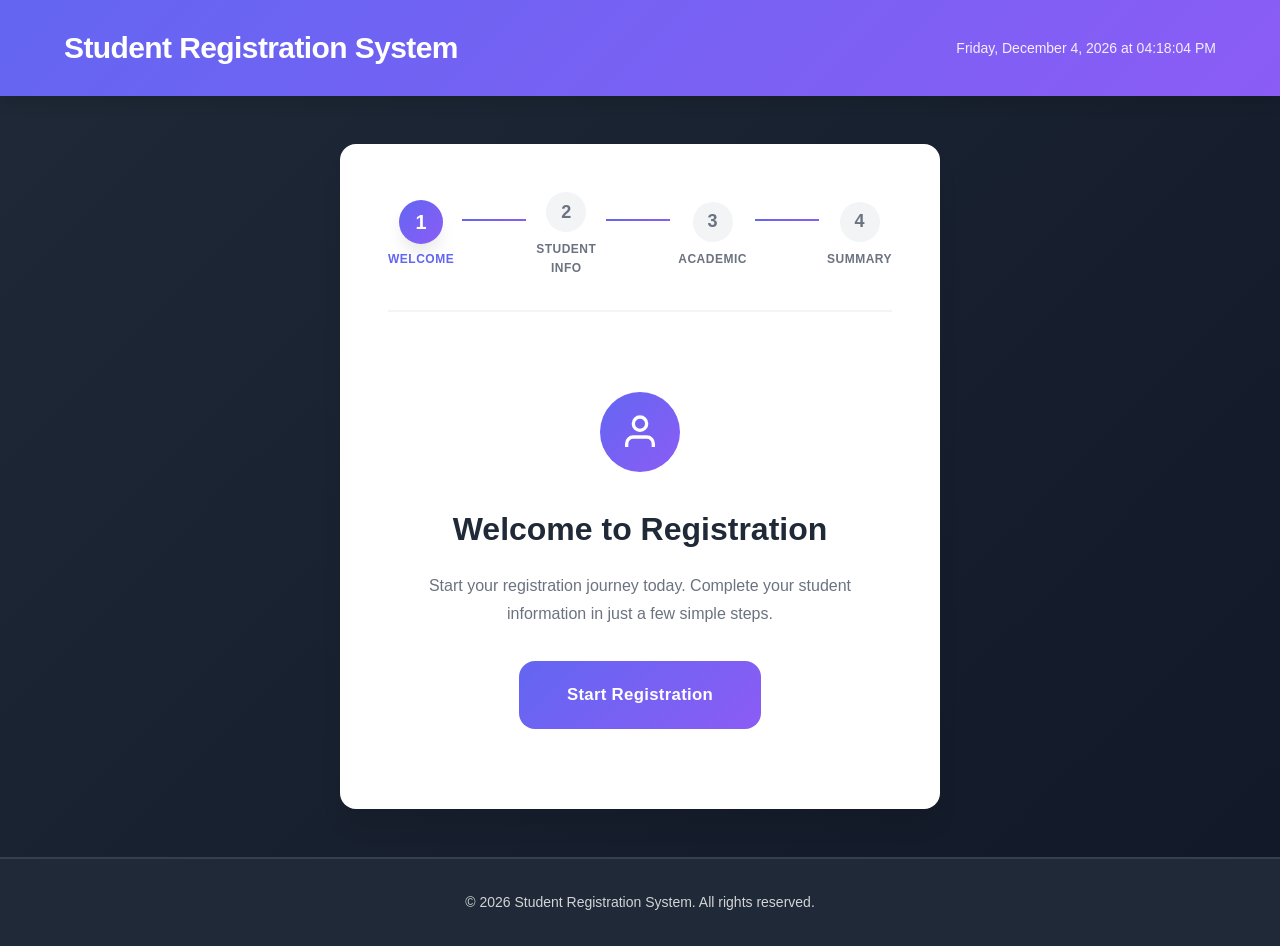
<file: index.html>
<!DOCTYPE html>
<html lang="en">
<head>
    <meta charset="UTF-8">
    <meta name="viewport" content="width=device-width, initial-scale=1.0">
    <title>Student Registration System - Welcome</title>
    <link rel="stylesheet" href="style.css">
</head>
<body>
    <!-- Header with Date and Time -->
    <header class="header">
        <div class="header-container">
            <h1 class="header-title">Student Registration System</h1>
            <div class="date-time" id="dateTime"></div>
        </div>
    </header>

    <!-- Main Content -->
    <main class="main-container">
        <div class="welcome-card">
            <!-- Progress Indicator -->
            <div class="progress-container">
                <div class="progress-step active">
                    <div class="step-number">1</div>
                    <div class="step-label">Welcome</div>
                </div>
                <div class="progress-line"></div>
                <div class="progress-step">
                    <div class="step-number">2</div>
                    <div class="step-label">Student Info</div>
                </div>
                <div class="progress-line"></div>
                <div class="progress-step">
                    <div class="step-number">3</div>
                    <div class="step-label">Academic</div>
                </div>
                <div class="progress-line"></div>
                <div class="progress-step">
                    <div class="step-number">4</div>
                    <div class="step-label">Summary</div>
                </div>
            </div>

            <!-- Welcome Content -->
            <div class="welcome-content">
                <div class="welcome-icon">
                    <svg xmlns="http://www.w3.org/2000/svg" viewBox="0 0 24 24" fill="none" stroke="currentColor" stroke-width="2">
                        <path d="M20 21v-2a4 4 0 0 0-4-4H8a4 4 0 0 0-4 4v2"></path>
                        <circle cx="12" cy="7" r="4"></circle>
                    </svg>
                </div>
                <h2>Welcome to Registration</h2>
                <p>Start your registration journey today. Complete your student information in just a few simple steps.</p>
                <button class="btn btn-primary btn-large" onclick="startRegistration()">Start Registration</button>
            </div>
        </div>
    </main>

    <!-- Footer -->
    <footer class="footer">
        <p>&copy; 2026 Student Registration System. All rights reserved.</p>
    </footer>

    <script src="script.js"></script>
    <script>
        // Display current date and time
        function updateDateTime() {
            const now = new Date();
            const options = { 
                weekday: 'long', 
                year: 'numeric', 
                month: 'long', 
                day: 'numeric',
                hour: '2-digit',
                minute: '2-digit',
                second: '2-digit'
            };
            document.getElementById('dateTime').textContent = now.toLocaleDateString('en-US', options);
        }

        // Start registration
        function startRegistration() {
            window.location.href = 'student.html';
        }

        // Initialize
        document.addEventListener('DOMContentLoaded', updateDateTime);
        setInterval(updateDateTime, 1000);
    </script>
</body>
</html>
</file>
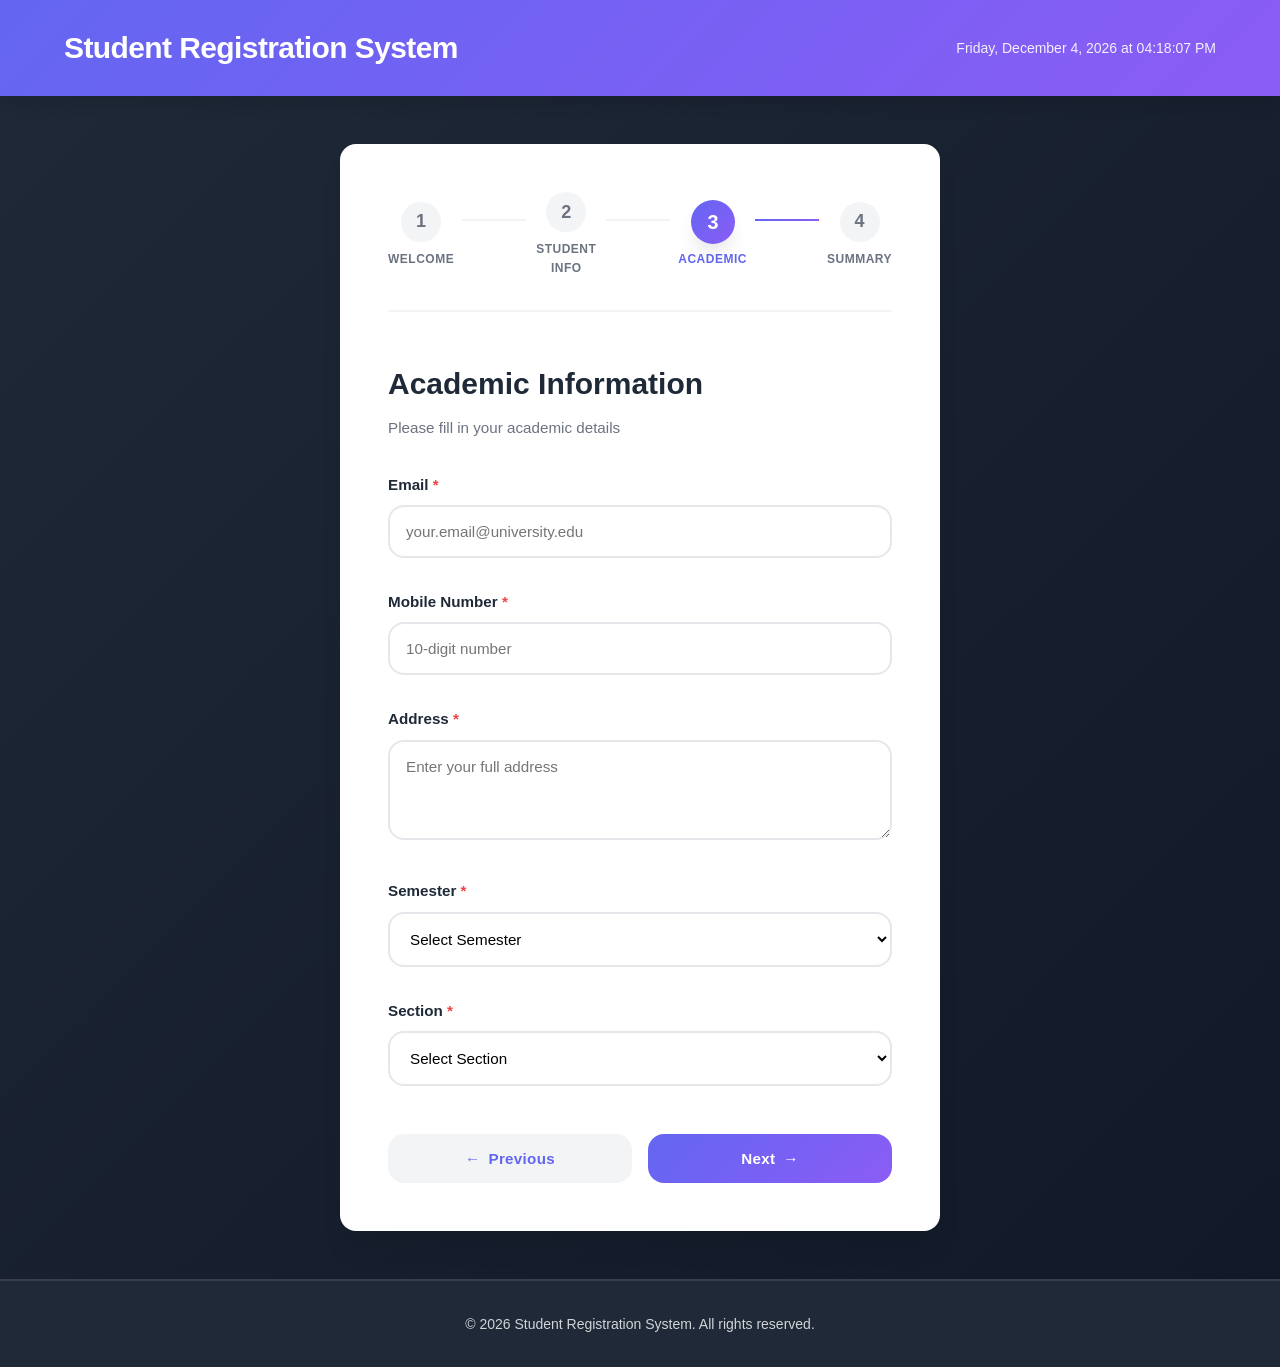
<file: academic.html>
<!DOCTYPE html>
<html lang="en">
<head>
    <meta charset="UTF-8">
    <meta name="viewport" content="width=device-width, initial-scale=1.0">
    <title>Student Registration - Academic Info</title>
    <link rel="stylesheet" href="style.css">
</head>
<body>
    <!-- Header with Date and Time -->
    <header class="header">
        <div class="header-container">
            <h1 class="header-title">Student Registration System</h1>
            <div class="date-time" id="dateTime"></div>
        </div>
    </header>

    <!-- Main Content -->
    <main class="main-container">
        <div class="form-card">
            <!-- Progress Indicator -->
            <div class="progress-container">
                <div class="progress-step">
                    <div class="step-number">1</div>
                    <div class="step-label">Welcome</div>
                </div>
                <div class="progress-line"></div>
                <div class="progress-step">
                    <div class="step-number">2</div>
                    <div class="step-label">Student Info</div>
                </div>
                <div class="progress-line"></div>
                <div class="progress-step active">
                    <div class="step-number">3</div>
                    <div class="step-label">Academic</div>
                </div>
                <div class="progress-line"></div>
                <div class="progress-step">
                    <div class="step-number">4</div>
                    <div class="step-label">Summary</div>
                </div>
            </div>

            <!-- Form Content -->
            <div class="form-content">
                <h2>Academic Information</h2>
                <p class="form-subtitle">Please fill in your academic details</p>

                <form id="academicForm" name="academicForm">
                    <!-- Email -->
                    <div class="form-group">
                        <label for="email" class="form-label">Email <span class="required">*</span></label>
                        <input 
                            type="email" 
                            id="email" 
                            name="email" 
                            class="form-control" 
                            placeholder="your.email@university.edu" 
                            required
                        >
                        <span class="error-message" id="emailError"></span>
                    </div>

                    <!-- Mobile Number -->
                    <div class="form-group">
                        <label for="mobile" class="form-label">Mobile Number <span class="required">*</span></label>
                        <input 
                            type="tel" 
                            id="mobile" 
                            name="mobile" 
                            class="form-control" 
                            placeholder="10-digit number" 
                            required
                        >
                        <span class="error-message" id="mobileError"></span>
                    </div>

                    <!-- Address -->
                    <div class="form-group">
                        <label for="address" class="form-label">Address <span class="required">*</span></label>
                        <textarea 
                            id="address" 
                            name="address" 
                            class="form-control form-textarea" 
                            placeholder="Enter your full address" 
                            rows="3" 
                            required
                        ></textarea>
                        <span class="error-message" id="addressError"></span>
                    </div>

                    <!-- Semester -->
                    <div class="form-group">
                        <label for="semester" class="form-label">Semester <span class="required">*</span></label>
                        <select id="semester" name="semester" class="form-control" required>
                            <option value="">Select Semester</option>
                            <option value="1">1st Semester</option>
                            <option value="2">2nd Semester</option>
                            <option value="3">3rd Semester</option>
                            <option value="4">4th Semester</option>
                            <option value="5">5th Semester</option>
                            <option value="6">6th Semester</option>
                            <option value="7">7th Semester</option>
                            <option value="8">8th Semester</option>
                        </select>
                        <span class="error-message" id="semesterError"></span>
                    </div>

                    <!-- Section -->
                    <div class="form-group">
                        <label for="section" class="form-label">Section <span class="required">*</span></label>
                        <select id="section" name="section" class="form-control" required>
                            <option value="">Select Section</option>
                            <option value="A">Section A</option>
                            <option value="B">Section B</option>
                            <option value="C">Section C</option>
                            <option value="D">Section D</option>
                        </select>
                        <span class="error-message" id="sectionError"></span>
                    </div>

                    <!-- Form Navigation -->
                    <div class="form-actions">
                        <button type="button" class="btn btn-secondary" onclick="goToPrevious()">
                            <span>&larr;</span> Previous
                        </button>
                        <button type="button" class="btn btn-primary" onclick="validateAndProceed()">
                            Next <span>&rarr;</span>
                        </button>
                    </div>
                </form>
            </div>
        </div>
    </main>

    <!-- Footer -->
    <footer class="footer">
        <p>&copy; 2026 Student Registration System. All rights reserved.</p>
    </footer>

    <script src="script.js"></script>
    <script>
        // Display current date and time
        function updateDateTime() {
            const now = new Date();
            const options = { 
                weekday: 'long', 
                year: 'numeric', 
                month: 'long', 
                day: 'numeric',
                hour: '2-digit',
                minute: '2-digit',
                second: '2-digit'
            };
            document.getElementById('dateTime').textContent = now.toLocaleDateString('en-US', options);
        }

        // Load saved data on page load
        function loadAcademicData() {
            const email = getCookie('email');
            const mobile = getCookie('mobile');
            const address = getCookie('address');
            const semester = getCookie('semester');
            const section = getCookie('section');

            if (email) document.getElementById('email').value = email;
            if (mobile) document.getElementById('mobile').value = mobile;
            if (address) document.getElementById('address').value = address;
            if (semester) document.getElementById('semester').value = semester;
            if (section) document.getElementById('section').value = section;
        }

        // Validate email
        function validateEmail(email) {
            const emailRegex = /^[^\s@]+@[^\s@]+\.[^\s@]+$/;
            return emailRegex.test(email);
        }

        // Validate academic form
        function validateAcademicForm() {
            // Clear previous errors
            clearErrors();

            const email = document.getElementById('email').value.trim();
            const mobile = document.getElementById('mobile').value.trim();
            const address = document.getElementById('address').value.trim();
            const semester = document.getElementById('semester').value.trim();
            const section = document.getElementById('section').value.trim();

            let isValid = true;

            // Validate Email
            if (!email) {
                showError('emailError', 'Email is required');
                isValid = false;
            } else if (!validateEmail(email)) {
                showError('emailError', 'Please enter a valid email address');
                isValid = false;
            }

            // Validate Mobile Number (exactly 10 digits)
            if (!mobile) {
                showError('mobileError', 'Mobile number is required');
                isValid = false;
            } else if (!/^\d{10}$/.test(mobile)) {
                showError('mobileError', 'Mobile number must contain exactly 10 digits');
                isValid = false;
            }

            // Validate Address
            if (!address) {
                showError('addressError', 'Address is required');
                isValid = false;
            }

            // Validate Semester
            if (!semester) {
                showError('semesterError', 'Please select a semester');
                isValid = false;
            }

            // Validate Section
            if (!section) {
                showError('sectionError', 'Please select a section');
                isValid = false;
            }

            return isValid;
        }

        // Validate and proceed to summary
        function validateAndProceed() {
            if (validateAcademicForm()) {
                // Save data to cookies
                setCookie('email', document.getElementById('email').value, 7);
                setCookie('mobile', document.getElementById('mobile').value, 7);
                setCookie('address', document.getElementById('address').value, 7);
                setCookie('semester', document.getElementById('semester').value, 7);
                setCookie('section', document.getElementById('section').value, 7);

                // Navigate to summary page
                window.location.href = 'summary.html';
            }
        }

        // Go to previous page
        function goToPrevious() {
            // Save data before going back
            setCookie('email', document.getElementById('email').value, 7);
            setCookie('mobile', document.getElementById('mobile').value, 7);
            setCookie('address', document.getElementById('address').value, 7);
            setCookie('semester', document.getElementById('semester').value, 7);
            setCookie('section', document.getElementById('section').value, 7);
            window.location.href = 'student.html';
        }

        // Clear error messages
        function clearErrors() {
            document.getElementById('emailError').textContent = '';
            document.getElementById('mobileError').textContent = '';
            document.getElementById('addressError').textContent = '';
            document.getElementById('semesterError').textContent = '';
            document.getElementById('sectionError').textContent = '';
        }

        // Show error message
        function showError(elementId, message) {
            document.getElementById(elementId).textContent = message;
        }

        // Initialize
        document.addEventListener('DOMContentLoaded', function() {
            updateDateTime();
            loadAcademicData();
        });
        setInterval(updateDateTime, 1000);
    </script>
</body>
</html>
</file>
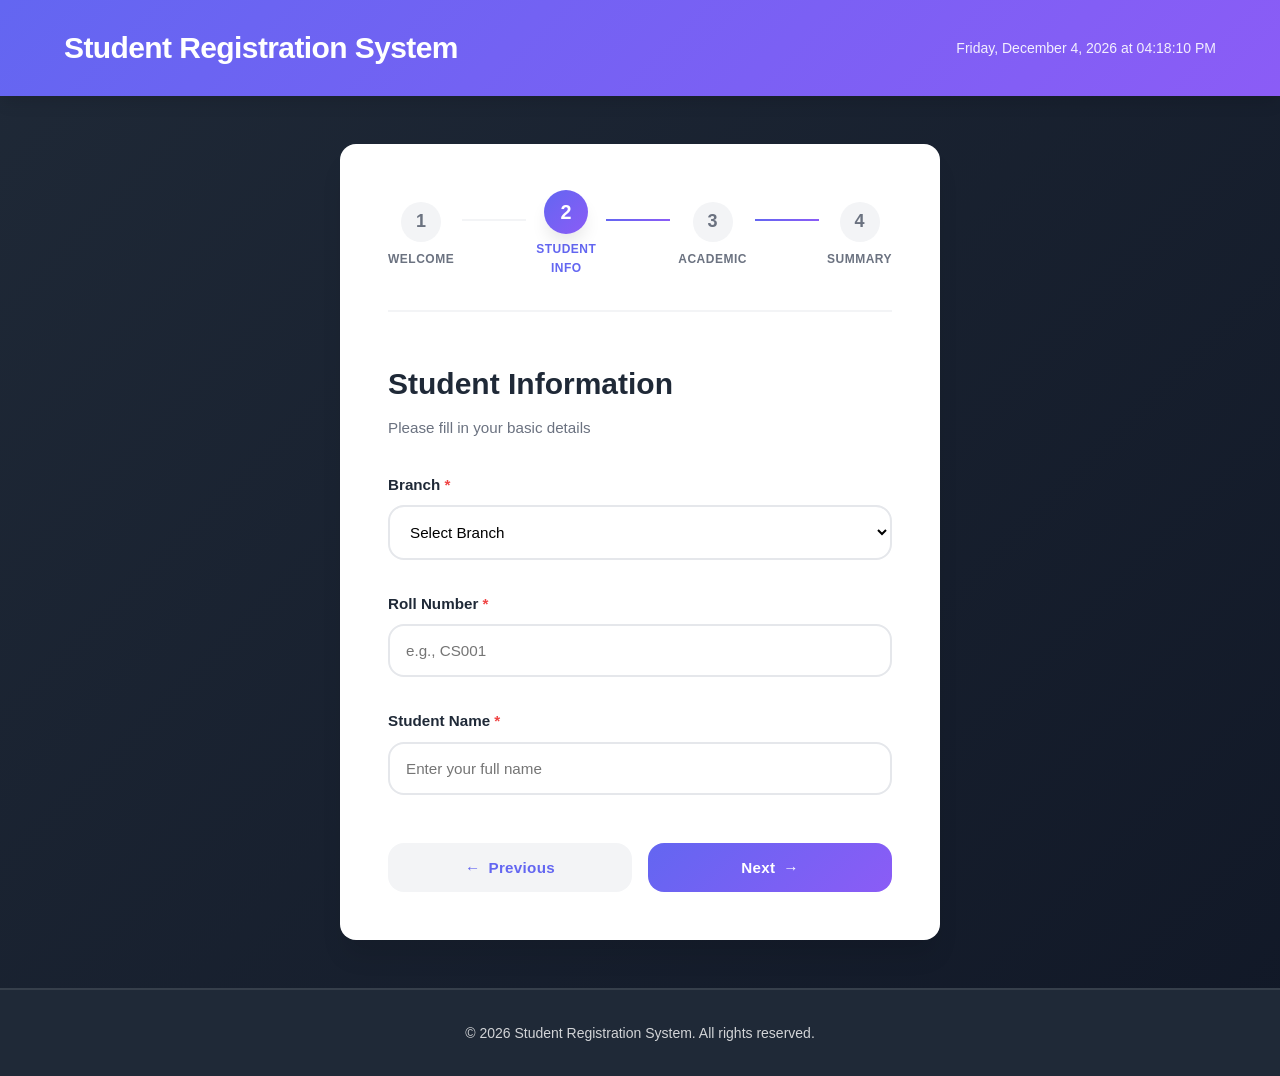
<file: student.html>
<!DOCTYPE html>
<html lang="en">
<head>
    <meta charset="UTF-8">
    <meta name="viewport" content="width=device-width, initial-scale=1.0">
    <title>Student Registration - Student Info</title>
    <link rel="stylesheet" href="style.css">
</head>
<body>
    <!-- Header with Date and Time -->
    <header class="header">
        <div class="header-container">
            <h1 class="header-title">Student Registration System</h1>
            <div class="date-time" id="dateTime"></div>
        </div>
    </header>

    <!-- Main Content -->
    <main class="main-container">
        <div class="form-card">
            <!-- Progress Indicator -->
            <div class="progress-container">
                <div class="progress-step">
                    <div class="step-number">1</div>
                    <div class="step-label">Welcome</div>
                </div>
                <div class="progress-line"></div>
                <div class="progress-step active">
                    <div class="step-number">2</div>
                    <div class="step-label">Student Info</div>
                </div>
                <div class="progress-line"></div>
                <div class="progress-step">
                    <div class="step-number">3</div>
                    <div class="step-label">Academic</div>
                </div>
                <div class="progress-line"></div>
                <div class="progress-step">
                    <div class="step-number">4</div>
                    <div class="step-label">Summary</div>
                </div>
            </div>

            <!-- Form Content -->
            <div class="form-content">
                <h2>Student Information</h2>
                <p class="form-subtitle">Please fill in your basic details</p>

                <form id="studentForm" name="studentForm">
                    <!-- Branch -->
                    <div class="form-group">
                        <label for="branch" class="form-label">Branch <span class="required">*</span></label>
                        <select id="branch" name="branch" class="form-control" required>
                            <option value="">Select Branch</option>
                            <option value="CSE">Computer Science & Engineering</option>
                            <option value="ECE">Electronics & Communication</option>
                            <option value="ME">Mechanical Engineering</option>
                            <option value="CE">Civil Engineering</option>
                            <option value="EE">Electrical Engineering</option>
                        </select>
                        <span class="error-message" id="branchError"></span>
                    </div>

                    <!-- Roll Number -->
                    <div class="form-group">
                        <label for="rollNumber" class="form-label">Roll Number <span class="required">*</span></label>
                        <input 
                            type="text" 
                            id="rollNumber" 
                            name="rollNumber" 
                            class="form-control" 
                            placeholder="e.g., CS001" 
                            required
                        >
                        <span class="error-message" id="rollNumberError"></span>
                    </div>

                    <!-- Student Name -->
                    <div class="form-group">
                        <label for="studentName" class="form-label">Student Name <span class="required">*</span></label>
                        <input 
                            type="text" 
                            id="studentName" 
                            name="studentName" 
                            class="form-control" 
                            placeholder="Enter your full name" 
                            required
                        >
                        <span class="error-message" id="studentNameError"></span>
                    </div>

                    <!-- Form Navigation -->
                    <div class="form-actions">
                        <button type="button" class="btn btn-secondary" onclick="goToPrevious()">
                            <span>&larr;</span> Previous
                        </button>
                        <button type="button" class="btn btn-primary" onclick="validateAndProceed()">
                            Next <span>&rarr;</span>
                        </button>
                    </div>
                </form>
            </div>
        </div>
    </main>

    <!-- Footer -->
    <footer class="footer">
        <p>&copy; 2026 Student Registration System. All rights reserved.</p>
    </footer>

    <script src="script.js"></script>
    <script>
        // Display current date and time
        function updateDateTime() {
            const now = new Date();
            const options = { 
                weekday: 'long', 
                year: 'numeric', 
                month: 'long', 
                day: 'numeric',
                hour: '2-digit',
                minute: '2-digit',
                second: '2-digit'
            };
            document.getElementById('dateTime').textContent = now.toLocaleDateString('en-US', options);
        }

        // Load saved data on page load
        function loadStudentData() {
            const branch = getCookie('branch');
            const rollNumber = getCookie('rollNumber');
            const studentName = getCookie('studentName');

            if (branch) document.getElementById('branch').value = branch;
            if (rollNumber) document.getElementById('rollNumber').value = rollNumber;
            if (studentName) document.getElementById('studentName').value = studentName;
        }

        // Validate student form
        function validateStudentForm() {
            // Clear previous errors
            clearErrors();

            const branch = document.getElementById('branch').value.trim();
            const rollNumber = document.getElementById('rollNumber').value.trim();
            const studentName = document.getElementById('studentName').value.trim();

            let isValid = true;

            // Validate Branch
            if (!branch) {
                showError('branchError', 'Please select a branch');
                isValid = false;
            }

            // Validate Roll Number (alphanumeric only)
            if (!rollNumber) {
                showError('rollNumberError', 'Roll number is required');
                isValid = false;
            } else if (!/^[a-zA-Z0-9]+$/.test(rollNumber)) {
                showError('rollNumberError', 'Roll number must be alphanumeric');
                isValid = false;
            }

            // Validate Student Name (letters and spaces only)
            if (!studentName) {
                showError('studentNameError', 'Student name is required');
                isValid = false;
            } else if (!/^[a-zA-Z\s]+$/.test(studentName)) {
                showError('studentNameError', 'Student name should contain only letters and spaces');
                isValid = false;
            }

            return isValid;
        }

        // Validate and proceed to next page
        function validateAndProceed() {
            if (validateStudentForm()) {
                // Save data to cookies
                setCookie('branch', document.getElementById('branch').value, 7);
                setCookie('rollNumber', document.getElementById('rollNumber').value, 7);
                setCookie('studentName', document.getElementById('studentName').value, 7);

                // Navigate to next page
                window.location.href = 'academic.html';
            }
        }

        // Go to previous page
        function goToPrevious() {
            // Save data before going back
            setCookie('branch', document.getElementById('branch').value, 7);
            setCookie('rollNumber', document.getElementById('rollNumber').value, 7);
            setCookie('studentName', document.getElementById('studentName').value, 7);
            window.location.href = 'index.html';
        }

        // Clear error messages
        function clearErrors() {
            document.getElementById('branchError').textContent = '';
            document.getElementById('rollNumberError').textContent = '';
            document.getElementById('studentNameError').textContent = '';
        }

        // Show error message
        function showError(elementId, message) {
            document.getElementById(elementId).textContent = message;
        }

        // Initialize
        document.addEventListener('DOMContentLoaded', function() {
            updateDateTime();
            loadStudentData();
        });
        setInterval(updateDateTime, 1000);
    </script>
</body>
</html>
</file>
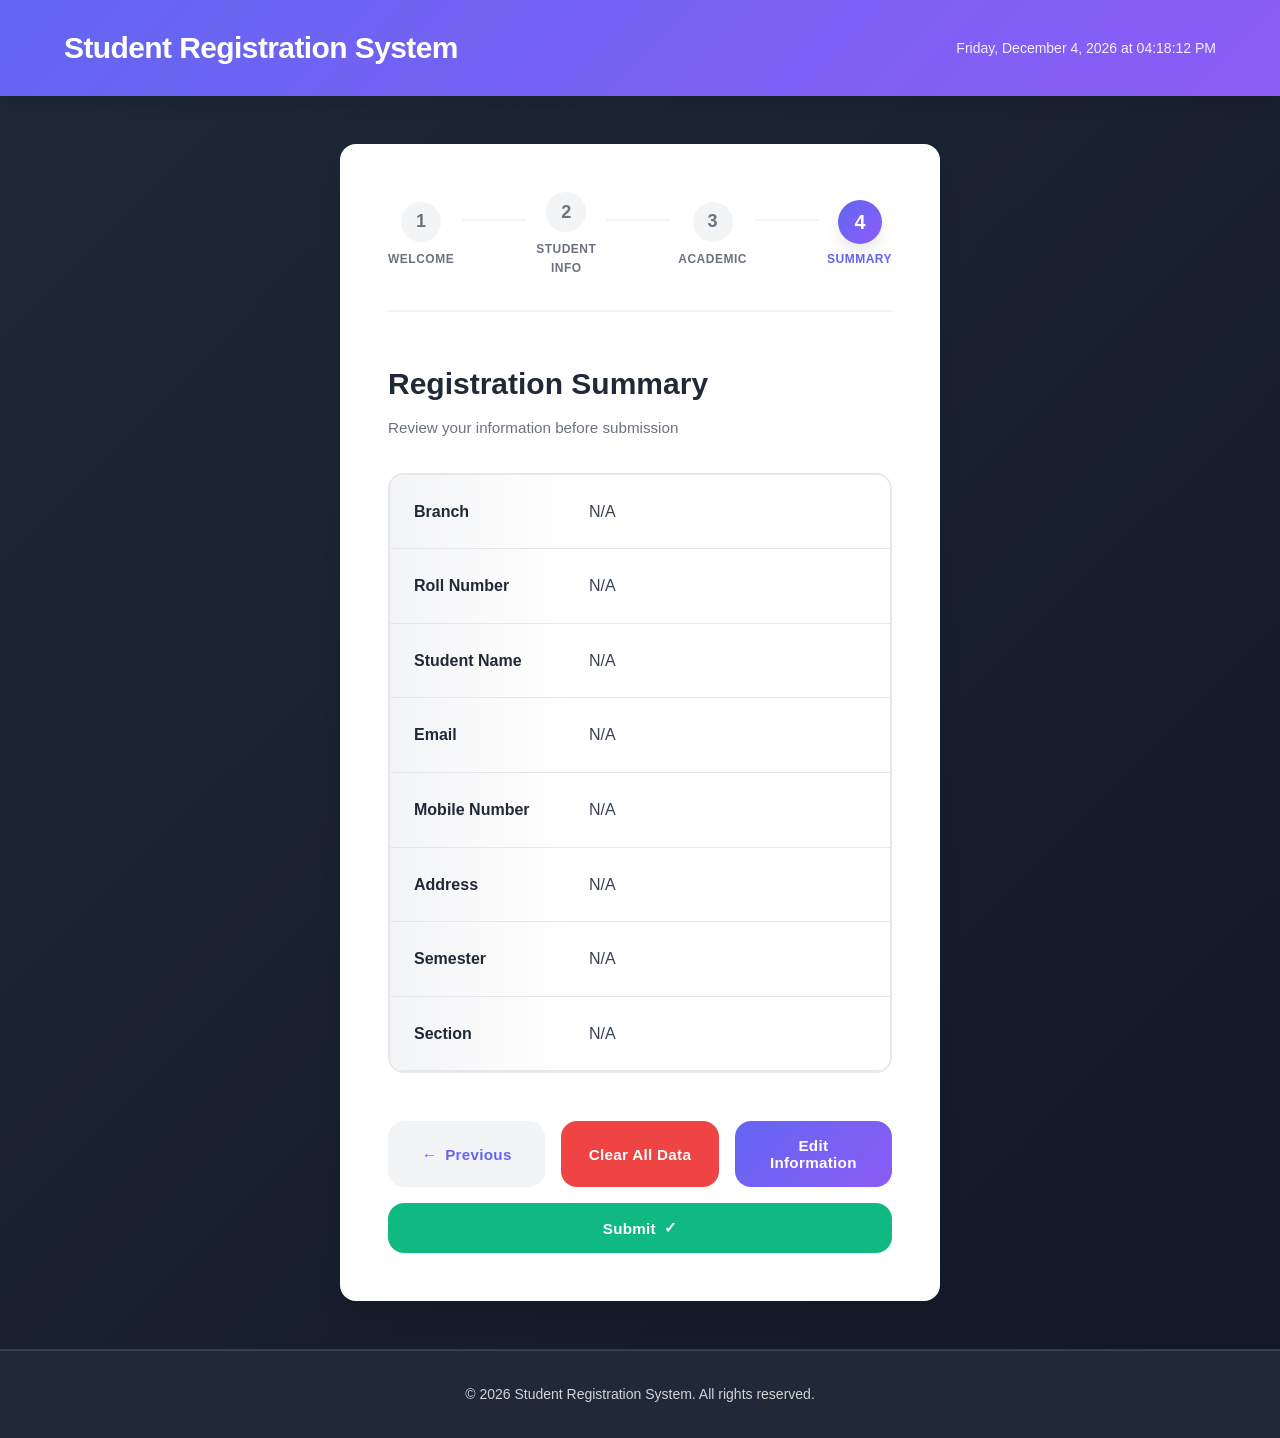
<file: summary.html>
<!DOCTYPE html>
<html lang="en">
<head>
    <meta charset="UTF-8">
    <meta name="viewport" content="width=device-width, initial-scale=1.0">
    <title>Student Registration - Summary</title>
    <link rel="stylesheet" href="style.css">
</head>
<body>
    <!-- Header with Date and Time -->
    <header class="header">
        <div class="header-container">
            <h1 class="header-title">Student Registration System</h1>
            <div class="date-time" id="dateTime"></div>
        </div>
    </header>

    <!-- Main Content -->
    <main class="main-container">
        <div class="form-card">
            <!-- Progress Indicator -->
            <div class="progress-container">
                <div class="progress-step">
                    <div class="step-number">1</div>
                    <div class="step-label">Welcome</div>
                </div>
                <div class="progress-line"></div>
                <div class="progress-step">
                    <div class="step-number">2</div>
                    <div class="step-label">Student Info</div>
                </div>
                <div class="progress-line"></div>
                <div class="progress-step">
                    <div class="step-number">3</div>
                    <div class="step-label">Academic</div>
                </div>
                <div class="progress-line"></div>
                <div class="progress-step active">
                    <div class="step-number">4</div>
                    <div class="step-label">Summary</div>
                </div>
            </div>

            <!-- Summary Content -->
            <div class="form-content">
                <h2>Registration Summary</h2>
                <p class="form-subtitle">Review your information before submission</p>

                <!-- Summary Table -->
                <div class="summary-table-wrapper">
                    <table class="summary-table">
                        <tbody id="summaryTableBody">
                            <!-- Dynamically populated -->
                        </tbody>
                    </table>
                </div>

                <!-- Success Message (Hidden by default) -->
                <div id="successMessage" class="success-message" style="display: none;">
                    <h3>✓ Registration Successful!</h3>
                    <p>Your registration has been submitted successfully.</p>
                    <button class="btn btn-secondary" onclick="goHome()">Go to Home</button>
                </div>

                <!-- Form Actions -->
                <div class="form-actions" id="formActions">
                    <button type="button" class="btn btn-secondary" onclick="goToPrevious()">
                        <span>&larr;</span> Previous
                    </button>
                    <button type="button" class="btn btn-danger" onclick="clearAllData()">
                        Clear All Data
                    </button>
                    <button type="button" class="btn btn-primary" onclick="editInfo()">
                        Edit Information
                    </button>
                    <button type="button" class="btn btn-success" onclick="submitRegistration()">
                        Submit <span>&check;</span>
                    </button>
                </div>
            </div>
        </div>
    </main>

    <!-- Footer -->
    <footer class="footer">
        <p>&copy; 2026 Student Registration System. All rights reserved.</p>
    </footer>

    <script src="script.js"></script>
    <script>
        // Display current date and time
        function updateDateTime() {
            const now = new Date();
            const options = { 
                weekday: 'long', 
                year: 'numeric', 
                month: 'long', 
                day: 'numeric',
                hour: '2-digit',
                minute: '2-digit',
                second: '2-digit'
            };
            document.getElementById('dateTime').textContent = now.toLocaleDateString('en-US', options);
        }

        // Display summary from cookies
        function displaySummary() {
            const summaryData = {
                'Branch': getCookie('branch') || 'N/A',
                'Roll Number': getCookie('rollNumber') || 'N/A',
                'Student Name': getCookie('studentName') || 'N/A',
                'Email': getCookie('email') || 'N/A',
                'Mobile Number': getCookie('mobile') || 'N/A',
                'Address': getCookie('address') || 'N/A',
                'Semester': getCookie('semester') || 'N/A',
                'Section': getCookie('section') || 'N/A'
            };

            const tableBody = document.getElementById('summaryTableBody');
            tableBody.innerHTML = '';

            for (const [key, value] of Object.entries(summaryData)) {
                const row = document.createElement('tr');
                row.innerHTML = `
                    <td class="label">${key}</td>
                    <td class="value">${value}</td>
                `;
                tableBody.appendChild(row);
            }
        }

        // Go to previous page (edit student info)
        function goToPrevious() {
            window.location.href = 'student.html';
        }

        // Edit information
        function editInfo() {
            window.location.href = 'student.html';
        }

        // Clear all data with confirmation
        function clearAllData() {
            if (confirm('Are you sure you want to clear all data? This action cannot be undone.')) {
                // Delete all cookies
                deleteCookie('branch');
                deleteCookie('rollNumber');
                deleteCookie('studentName');
                deleteCookie('email');
                deleteCookie('mobile');
                deleteCookie('address');
                deleteCookie('semester');
                deleteCookie('section');

                // Show confirmation
                alert('All data has been cleared.');
                window.location.href = 'index.html';
            }
        }

        // Submit registration
        function submitRegistration() {
            // Hide form actions
            document.getElementById('formActions').style.display = 'none';

            // Show success message
            document.getElementById('successMessage').style.display = 'block';
        }

        // Go home
        function goHome() {
            // Clear all cookies before going home
            deleteCookie('branch');
            deleteCookie('rollNumber');
            deleteCookie('studentName');
            deleteCookie('email');
            deleteCookie('mobile');
            deleteCookie('address');
            deleteCookie('semester');
            deleteCookie('section');

            window.location.href = 'index.html';
        }

        // Initialize
        document.addEventListener('DOMContentLoaded', function() {
            updateDateTime();
            displaySummary();
        });
        setInterval(updateDateTime, 1000);
    </script>
</body>
</html>
</file>
<file: style.css>
/* ============================================
   STUDENT REGISTRATION SYSTEM - STYLE.CSS
   Modern, Responsive, and Beautiful UI
   ============================================ */

/* ============================================
   ROOT VARIABLES & GLOBAL STYLES
   ============================================ */
:root {
    /* Color Palette */
    --primary-color: #6366f1;
    --secondary-color: #8b5cf6;
    --accent-color: #ec4899;
    --success-color: #10b981;
    --danger-color: #ef4444;
    --warning-color: #f59e0b;
    --dark-color: #1f2937;
    --light-color: #f3f4f6;
    --border-color: #e5e7eb;
    --text-color: #374151;
    --text-light: #6b7280;
    
    /* Gradients */
    --gradient-primary: linear-gradient(135deg, #6366f1 0%, #8b5cf6 100%);
    --gradient-dark: linear-gradient(135deg, #1f2937 0%, #111827 100%);
    --gradient-success: linear-gradient(135deg, #10b981 0%, #059669 100%);
    
    /* Spacing */
    --spacing-xs: 0.25rem;
    --spacing-sm: 0.5rem;
    --spacing-md: 1rem;
    --spacing-lg: 1.5rem;
    --spacing-xl: 2rem;
    --spacing-2xl: 3rem;
    
    /* Border Radius */
    --radius-sm: 0.375rem;
    --radius-md: 0.5rem;
    --radius-lg: 1rem;
    --radius-full: 9999px;
    
    /* Shadows */
    --shadow-sm: 0 1px 2px 0 rgba(0, 0, 0, 0.05);
    --shadow-md: 0 4px 6px -1px rgba(0, 0, 0, 0.1);
    --shadow-lg: 0 10px 15px -3px rgba(0, 0, 0, 0.1);
    --shadow-xl: 0 20px 25px -5px rgba(0, 0, 0, 0.1);
    
    /* Transitions */
    --transition-fast: 150ms ease-in-out;
    --transition-base: 250ms ease-in-out;
    --transition-slow: 350ms ease-in-out;
}

/* ============================================
   RESET & BASE STYLES
   ============================================ */
* {
    margin: 0;
    padding: 0;
    box-sizing: border-box;
}

html {
    scroll-behavior: smooth;
    font-size: 16px;
}

body {
    font-family: 'Segoe UI', Tahoma, Geneva, Verdana, sans-serif;
    background: var(--gradient-dark);
    color: var(--text-color);
    line-height: 1.6;
    min-height: 100vh;
    display: flex;
    flex-direction: column;
}

/* ============================================
   HEADER STYLES
   ============================================ */
.header {
    background: var(--gradient-primary);
    color: white;
    padding: var(--spacing-lg) 0;
    box-shadow: var(--shadow-lg);
    position: sticky;
    top: 0;
    z-index: 100;
}

.header-container {
    max-width: 1200px;
    margin: 0 auto;
    padding: 0 var(--spacing-lg);
    display: flex;
    justify-content: space-between;
    align-items: center;
}

.header-title {
    font-size: 1.875rem;
    font-weight: 700;
    letter-spacing: -0.02em;
}

.date-time {
    font-size: 0.875rem;
    opacity: 0.9;
    font-weight: 500;
}

/* ============================================
   MAIN CONTAINER & LAYOUT
   ============================================ */
.main-container {
    flex: 1;
    display: flex;
    justify-content: center;
    align-items: center;
    padding: var(--spacing-2xl) var(--spacing-lg);
}

/* ============================================
   CARD STYLES
   ============================================ */
.welcome-card,
.form-card {
    background: white;
    border-radius: var(--radius-lg);
    box-shadow: var(--shadow-xl);
    padding: var(--spacing-2xl);
    max-width: 600px;
    width: 100%;
    animation: slideUp var(--transition-slow) ease-out;
}

@keyframes slideUp {
    from {
        opacity: 0;
        transform: translateY(30px);
    }
    to {
        opacity: 1;
        transform: translateY(0);
    }
}

/* ============================================
   PROGRESS INDICATOR
   ============================================ */
.progress-container {
    display: flex;
    justify-content: space-between;
    align-items: center;
    margin-bottom: var(--spacing-2xl);
    padding-bottom: var(--spacing-xl);
    border-bottom: 2px solid var(--light-color);
}

.progress-step {
    display: flex;
    flex-direction: column;
    align-items: center;
    flex: 1;
    position: relative;
}

.step-number {
    width: 40px;
    height: 40px;
    border-radius: var(--radius-full);
    background: var(--light-color);
    color: var(--text-light);
    display: flex;
    align-items: center;
    justify-content: center;
    font-weight: 700;
    font-size: 1.125rem;
    margin-bottom: var(--spacing-sm);
    transition: all var(--transition-base);
}

.progress-step.active .step-number {
    background: var(--gradient-primary);
    color: white;
    box-shadow: var(--shadow-lg);
    transform: scale(1.1);
}

.step-label {
    font-size: 0.75rem;
    color: var(--text-light);
    text-align: center;
    font-weight: 600;
    text-transform: uppercase;
    letter-spacing: 0.5px;
}

.progress-step.active .step-label {
    color: var(--primary-color);
    font-weight: 700;
}

.progress-line {
    flex: 1;
    height: 2px;
    background: var(--light-color);
    margin: 0 var(--spacing-sm);
    margin-bottom: 30px;
    transition: all var(--transition-base);
}

.progress-step.active ~ .progress-line {
    background: var(--gradient-primary);
}

/* ============================================
   WELCOME CONTENT
   ============================================ */
.welcome-content {
    text-align: center;
    padding: var(--spacing-xl) 0;
}

.welcome-icon {
    width: 80px;
    height: 80px;
    margin: 0 auto var(--spacing-xl);
    background: var(--gradient-primary);
    border-radius: var(--radius-full);
    display: flex;
    align-items: center;
    justify-content: center;
    color: white;
    animation: bounce 2s infinite;
}

.welcome-icon svg {
    width: 40px;
    height: 40px;
}

@keyframes bounce {
    0%, 100% {
        transform: translateY(0);
    }
    50% {
        transform: translateY(-10px);
    }
}

.welcome-content h2 {
    font-size: 2rem;
    color: var(--dark-color);
    margin-bottom: var(--spacing-md);
    font-weight: 700;
}

.welcome-content p {
    color: var(--text-light);
    margin-bottom: var(--spacing-xl);
    line-height: 1.8;
}

/* ============================================
   FORM STYLES
   ============================================ */
.form-content {
    animation: fadeIn var(--transition-base) ease-out;
}

@keyframes fadeIn {
    from {
        opacity: 0;
    }
    to {
        opacity: 1;
    }
}

.form-content h2 {
    font-size: 1.875rem;
    color: var(--dark-color);
    margin-bottom: var(--spacing-sm);
    font-weight: 700;
}

.form-subtitle {
    color: var(--text-light);
    margin-bottom: var(--spacing-xl);
    font-size: 0.95rem;
}

.form-group {
    margin-bottom: var(--spacing-xl);
}

.form-label {
    display: block;
    margin-bottom: var(--spacing-sm);
    font-weight: 600;
    color: var(--dark-color);
    font-size: 0.95rem;
}

.required {
    color: var(--danger-color);
    font-weight: 700;
}

.form-control {
    width: 100%;
    padding: var(--spacing-md);
    border: 2px solid var(--border-color);
    border-radius: var(--radius-lg);
    font-size: 0.95rem;
    font-family: inherit;
    transition: all var(--transition-base);
    background: white;
}

.form-control:focus {
    outline: none;
    border-color: var(--primary-color);
    box-shadow: 0 0 0 3px rgba(99, 102, 241, 0.1);
    transform: translateY(-2px);
}

.form-control:hover:not(:focus) {
    border-color: var(--primary-color);
}

.form-textarea {
    resize: vertical;
    min-height: 100px;
}

/* ============================================
   ERROR MESSAGES
   ============================================ */
.error-message {
    display: block;
    color: var(--danger-color);
    font-size: 0.875rem;
    margin-top: var(--spacing-xs);
    font-weight: 500;
    animation: slideDown var(--transition-fast) ease-out;
}

@keyframes slideDown {
    from {
        opacity: 0;
        transform: translateY(-5px);
    }
    to {
        opacity: 1;
        transform: translateY(0);
    }
}

/* ============================================
   BUTTONS
   ============================================ */
.btn {
    display: inline-flex;
    align-items: center;
    justify-content: center;
    gap: var(--spacing-sm);
    padding: var(--spacing-md) var(--spacing-lg);
    border: none;
    border-radius: var(--radius-lg);
    font-size: 0.95rem;
    font-weight: 600;
    cursor: pointer;
    transition: all var(--transition-base);
    font-family: inherit;
    text-transform: none;
    letter-spacing: 0.3px;
}

.btn:hover:not(:disabled) {
    transform: translateY(-2px);
    box-shadow: var(--shadow-lg);
}

.btn:active:not(:disabled) {
    transform: translateY(0);
}

.btn:disabled {
    opacity: 0.5;
    cursor: not-allowed;
}

/* Button Variants */
.btn-primary {
    background: var(--gradient-primary);
    color: white;
}

.btn-primary:hover:not(:disabled) {
    background: linear-gradient(135deg, #4f46e5 0%, #7c3aed 100%);
}

.btn-secondary {
    background: var(--light-color);
    color: var(--primary-color);
}

.btn-secondary:hover:not(:disabled) {
    background: var(--border-color);
    color: var(--dark-color);
}

.btn-danger {
    background: var(--danger-color);
    color: white;
}

.btn-danger:hover:not(:disabled) {
    background: #dc2626;
}

.btn-success {
    background: var(--success-color);
    color: white;
}

.btn-success:hover:not(:disabled) {
    background: #059669;
}

.btn-large {
    padding: var(--spacing-lg) var(--spacing-2xl);
    font-size: 1.05rem;
    border-radius: var(--radius-lg);
}

/* ============================================
   FORM ACTIONS
   ============================================ */
.form-actions {
    display: flex;
    gap: var(--spacing-md);
    margin-top: var(--spacing-2xl);
    flex-wrap: wrap;
}

.form-actions .btn {
    flex: 1;
    min-width: 120px;
}

/* ============================================
   SUMMARY TABLE
   ============================================ */
.summary-table-wrapper {
    overflow-x: auto;
    margin: var(--spacing-xl) 0;
    border-radius: var(--radius-lg);
    border: 2px solid var(--border-color);
}

.summary-table {
    width: 100%;
    border-collapse: collapse;
    background: white;
}

.summary-table tbody tr {
    border-bottom: 1px solid var(--border-color);
    transition: all var(--transition-base);
}

.summary-table tbody tr:hover {
    background: var(--light-color);
}

.summary-table td {
    padding: var(--spacing-lg);
}

.summary-table .label {
    font-weight: 700;
    color: var(--dark-color);
    width: 35%;
    background: linear-gradient(to right, var(--light-color), transparent);
}

.summary-table .value {
    color: var(--text-color);
    word-break: break-word;
}

/* ============================================
   SUCCESS MESSAGE
   ============================================ */
.success-message {
    background: linear-gradient(135deg, var(--success-color), #059669);
    color: white;
    padding: var(--spacing-xl);
    border-radius: var(--radius-lg);
    text-align: center;
    animation: slideUp var(--transition-slow) ease-out;
}

.success-message h3 {
    font-size: 1.5rem;
    margin-bottom: var(--spacing-sm);
    font-weight: 700;
}

.success-message p {
    margin-bottom: var(--spacing-lg);
    opacity: 0.95;
}

/* ============================================
   FOOTER
   ============================================ */
.footer {
    background: var(--dark-color);
    color: white;
    text-align: center;
    padding: var(--spacing-xl) var(--spacing-lg);
    margin-top: auto;
    border-top: 2px solid rgba(255, 255, 255, 0.1);
}

.footer p {
    font-size: 0.875rem;
    opacity: 0.8;
}

/* ============================================
   RESPONSIVE DESIGN
   ============================================ */
@media (max-width: 768px) {
    :root {
        font-size: 14px;
    }

    .header-container {
        flex-direction: column;
        gap: var(--spacing-md);
        text-align: center;
    }

    .header-title {
        font-size: 1.5rem;
    }

    .main-container {
        padding: var(--spacing-lg);
        align-items: flex-start;
    }

    .welcome-card,
    .form-card {
        padding: var(--spacing-lg);
        max-width: 100%;
    }

    .progress-container {
        margin-bottom: var(--spacing-xl);
    }

    .progress-step {
        min-width: 60px;
    }

    .step-number {
        width: 35px;
        height: 35px;
        font-size: 0.95rem;
    }

    .step-label {
        font-size: 0.65rem;
    }

    .progress-line {
        margin: 0 var(--spacing-xs);
    }

    .welcome-icon {
        width: 60px;
        height: 60px;
    }

    .welcome-icon svg {
        width: 30px;
        height: 30px;
    }

    .welcome-content h2 {
        font-size: 1.5rem;
    }

    .form-actions {
        flex-direction: column;
    }

    .form-actions .btn {
        width: 100%;
    }

    .summary-table td {
        padding: var(--spacing-md);
        font-size: 0.9rem;
    }

    .summary-table .label {
        width: 40%;
    }
}

@media (max-width: 480px) {
    :root {
        font-size: 13px;
    }

    .header-title {
        font-size: 1.25rem;
    }

    .date-time {
        font-size: 0.75rem;
    }

    .main-container {
        padding: var(--spacing-md);
    }

    .welcome-card,
    .form-card {
        padding: var(--spacing-md);
        border-radius: var(--radius-md);
    }

    .progress-container {
        margin-bottom: var(--spacing-lg);
        gap: 0;
    }

    .progress-step {
        min-width: 50px;
    }

    .step-label {
        font-size: 0.6rem;
        margin-top: 2px;
    }

    .form-control {
        padding: var(--spacing-sm);
        font-size: 16px; /* Prevents iOS zoom */
    }

    .btn {
        padding: var(--spacing-md) var(--spacing-md);
        font-size: 0.85rem;
    }

    .form-group {
        margin-bottom: var(--spacing-lg);
    }

    .welcome-content h2 {
        font-size: 1.25rem;
    }
}

/* ============================================
   PRINT STYLES
   ============================================ */
@media print {
    body {
        background: white;
    }

    .header,
    .footer,
    .form-actions {
        display: none;
    }

    .main-container {
        padding: 0;
    }

    .welcome-card,
    .form-card {
        box-shadow: none;
        max-width: 100%;
    }
}

/* ============================================
   ACCESSIBILITY
   ============================================ */
@media (prefers-reduced-motion: reduce) {
    * {
        animation: none !important;
        transition: none !important;
    }
}

/* Focus visible for keyboard navigation */
.btn:focus-visible,
.form-control:focus-visible {
    outline: 3px solid var(--primary-color);
    outline-offset: 2px;
}

/* High contrast mode */
@media (prefers-contrast: more) {
    .form-control {
        border-width: 3px;
    }

    .btn {
        border: 2px solid currentColor;
    }
}
</file>
